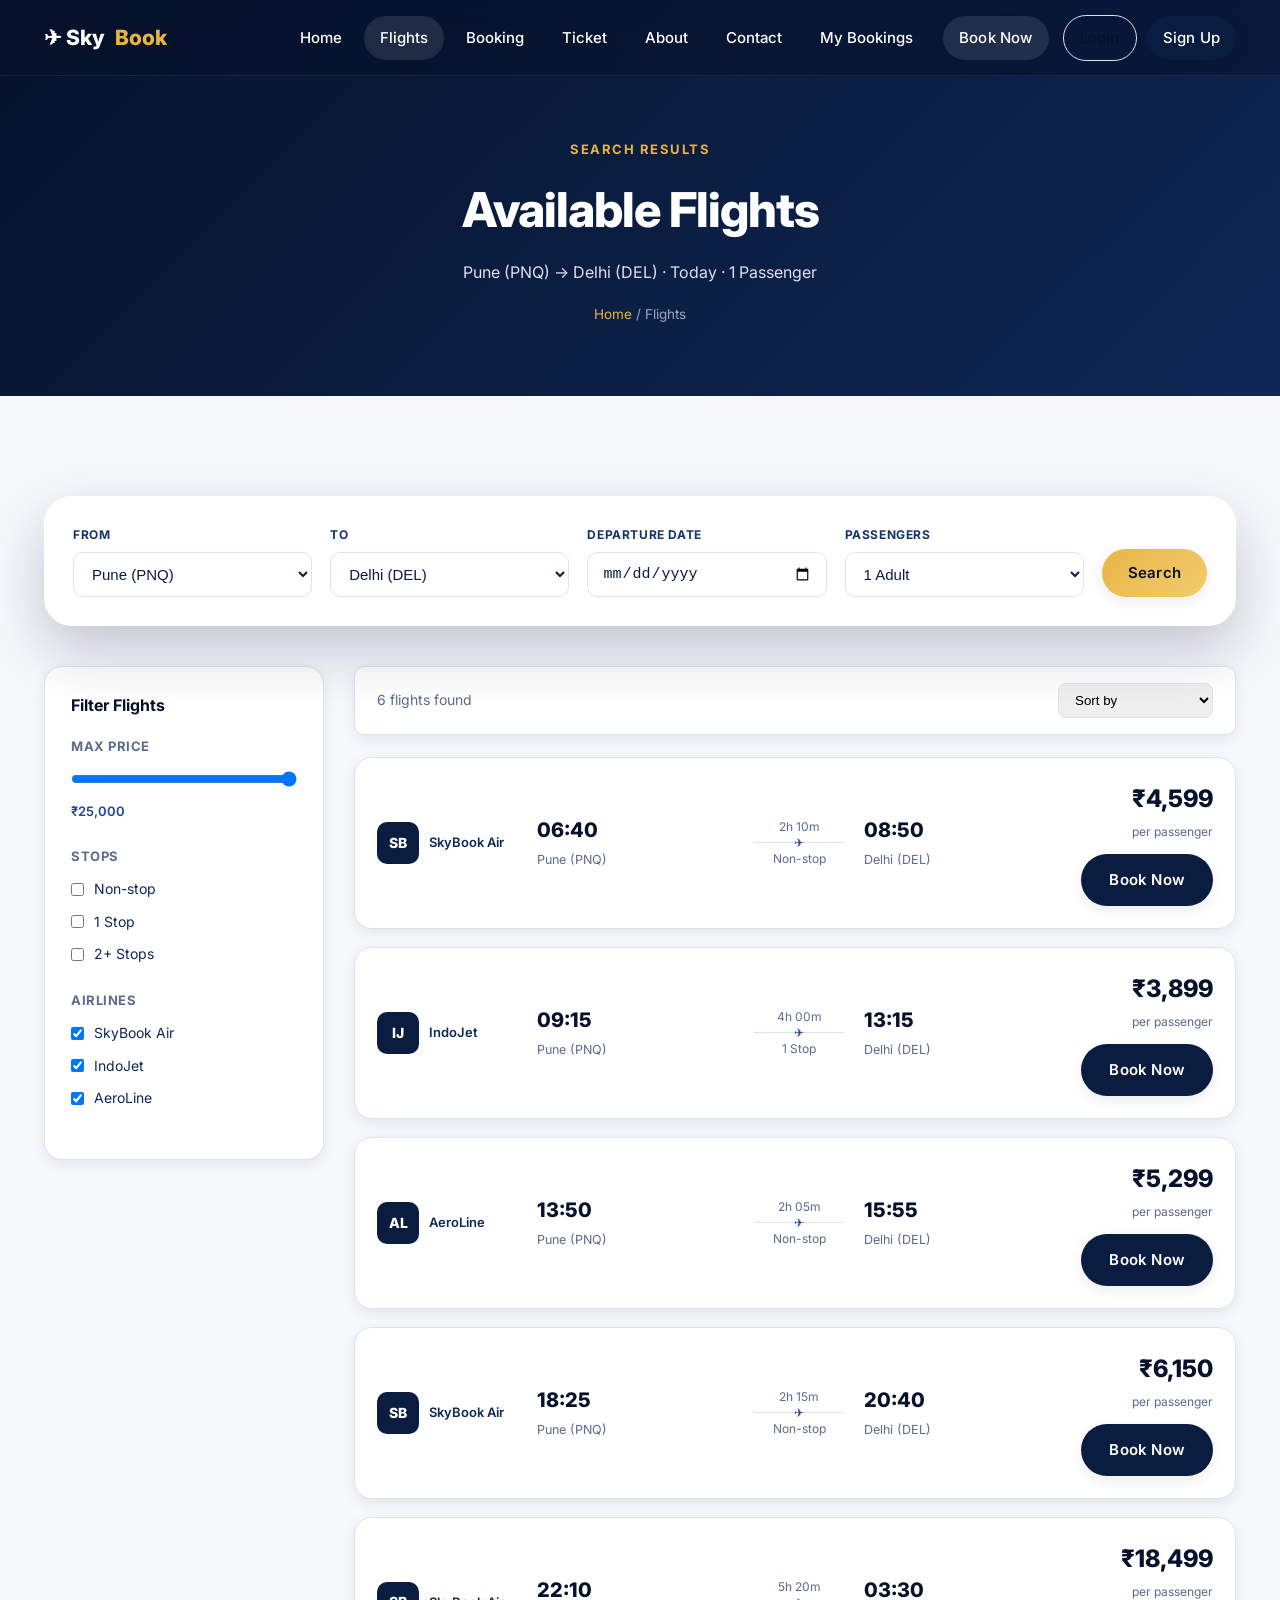
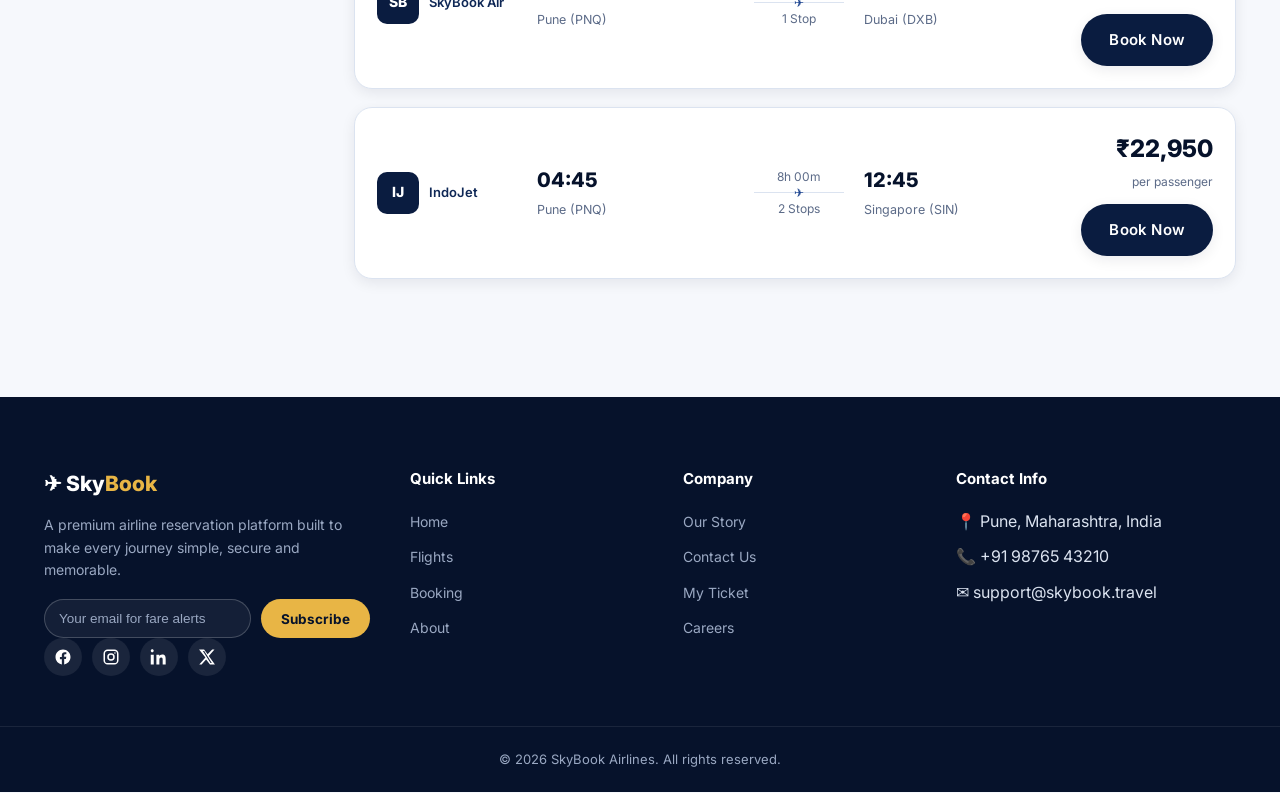
<file: Skybook/SkyBook-backend/src/main/resources/SkyBook/flights.html>
<!DOCTYPE html>
<html lang="en">
<head>
<meta charset="UTF-8">
<meta name="viewport" content="width=device-width, initial-scale=1.0">
<title>Flights | SkyBook — Search & Compare Flights</title>
<meta name="description" content="Search and compare flights with SkyBook. Filter by price and stops, sort by duration, and book your seat instantly.">
<meta name="keywords" content="flight search, compare flights, cheap flights, SkyBook flights">
<meta name="author" content="SkyBook Airlines">
<meta name="geo.placename" content="Pune, Maharashtra, India">
<meta name="geo.region" content="IN-MH">
<meta property="og:title" content="SkyBook Flights — Search & Compare">
<meta property="og:description" content="Find the best flight for your journey with SkyBook's smart search and filters.">
<meta property="og:type" content="website">
<meta name="twitter:card" content="summary_large_image">
<link rel="preconnect" href="https://fonts.googleapis.com">
<link href="https://fonts.googleapis.com/css2?family=Inter:wght@400;500;600;700;800&display=swap" rel="stylesheet">
<link rel="stylesheet" href="css/style.css">
</head>
<body>

<div id="loading-screen"><div class="loader-spinner"></div></div>

<nav class="navbar">
  <div class="nav-inner">
    <a href="index.html" class="brand">✈ Sky<span>Book</span></a>
    <ul class="nav-links" id="nav-links">
      <li><a href="index.html">Home</a></li>
      <li><a href="flights.html">Flights</a></li>
      <li><a href="booking.html">Booking</a></li>
      <li><a href="ticket.html">Ticket</a></li>
      <li><a href="about.html">About</a></li>
      <li><a href="contact.html">Contact</a></li>
      <li><a href="my-bookings.html">My Bookings</a></li>
      <li class="nav-cta"><a href="flights.html" class="btn btn-primary">Book Now</a></li>
      <li class="nav-auth" id="nav-auth"></li>
    </ul>
    <button class="menu-toggle" id="menu-toggle" aria-label="Toggle menu"><span></span><span></span><span></span></button>
  </div>
</nav>

<section class="page-header">
  <div class="container">
    <span class="eyebrow">Search Results</span>
    <h1>Available Flights</h1>
    <p>Pune (PNQ) → Delhi (DEL) · Today · 1 Passenger</p>
    <div class="breadcrumb"><a href="index.html">Home</a> / Flights</div>
  </div>
</section>

<section class="section">
  <div class="container">
    <form class="search-card" id="search-form" style="margin-top:0;">
      <div class="search-field"><label>From</label><select><option>Pune (PNQ)</option><option>Mumbai (BOM)</option></select></div>
      <div class="search-field"><label>To</label><select><option>Delhi (DEL)</option><option>Goa (GOI)</option></select></div>
      <div class="search-field"><label>Departure Date</label><input type="date"></div>
      <div class="search-field"><label>Passengers</label><select><option>1 Adult</option><option>2 Adults</option></select></div>
      <button type="submit" class="btn btn-primary">Search</button>
    </form>

    <div class="flights-layout mt-40">
      <aside class="filter-panel reveal">
        <h3>Filter Flights</h3>
        <div class="filter-group">
          <h4>Max Price</h4>
          <input type="range" id="price-range" min="3000" max="25000" value="25000" step="500" style="width:100%;">
          <div class="range-val" id="price-range-val">₹25,000</div>
        </div>
        <div class="filter-group">
          <h4>Stops</h4>
          <label><input type="checkbox" class="stop-filter" value="0"> Non-stop</label>
          <label><input type="checkbox" class="stop-filter" value="1"> 1 Stop</label>
          <label><input type="checkbox" class="stop-filter" value="2"> 2+ Stops</label>
        </div>
        <div class="filter-group">
          <h4>Airlines</h4>
          <label><input type="checkbox" checked> SkyBook Air</label>
          <label><input type="checkbox" checked> IndoJet</label>
          <label><input type="checkbox" checked> AeroLine</label>
        </div>
      </aside>

      <div class="flights-results">
        <div class="sort-bar reveal">
          <span style="font-size:14px;color:var(--gray-600);">6 flights found</span>
          <select id="sort-select">
            <option value="">Sort by</option>
            <option value="price-asc">Price: Low to High</option>
            <option value="price-desc">Price: High to Low</option>
            <option value="duration">Duration</option>
          </select>
        </div>

        <div id="flight-list">
          <div class="flight-card reveal" data-price="4599" data-stops="0" data-duration="130">
            <div class="airline-tag"><div class="airline-logo">SB</div><span>SkyBook Air</span></div>
            <div class="flight-time"><h4>06:40</h4><span>Pune (PNQ)</span></div>
            <div class="flight-path"><span>2h 10m</span><div class="line"></div><span>Non-stop</span></div>
            <div class="flight-time"><h4>08:50</h4><span>Delhi (DEL)</span></div>
            <div class="flight-price"><h3>₹4,599</h3><span>per passenger</span><br><a href="booking.html" class="btn btn-dark" style="margin-top:10px;">Book Now</a></div>
          </div>

          <div class="flight-card reveal" data-price="3899" data-stops="1" data-duration="240">
            <div class="airline-tag"><div class="airline-logo">IJ</div><span>IndoJet</span></div>
            <div class="flight-time"><h4>09:15</h4><span>Pune (PNQ)</span></div>
            <div class="flight-path"><span>4h 00m</span><div class="line"></div><span>1 Stop</span></div>
            <div class="flight-time"><h4>13:15</h4><span>Delhi (DEL)</span></div>
            <div class="flight-price"><h3>₹3,899</h3><span>per passenger</span><br><a href="booking.html" class="btn btn-dark" style="margin-top:10px;">Book Now</a></div>
          </div>

          <div class="flight-card reveal" data-price="5299" data-stops="0" data-duration="125">
            <div class="airline-tag"><div class="airline-logo">AL</div><span>AeroLine</span></div>
            <div class="flight-time"><h4>13:50</h4><span>Pune (PNQ)</span></div>
            <div class="flight-path"><span>2h 05m</span><div class="line"></div><span>Non-stop</span></div>
            <div class="flight-time"><h4>15:55</h4><span>Delhi (DEL)</span></div>
            <div class="flight-price"><h3>₹5,299</h3><span>per passenger</span><br><a href="booking.html" class="btn btn-dark" style="margin-top:10px;">Book Now</a></div>
          </div>

          <div class="flight-card reveal" data-price="6150" data-stops="0" data-duration="135">
            <div class="airline-tag"><div class="airline-logo">SB</div><span>SkyBook Air</span></div>
            <div class="flight-time"><h4>18:25</h4><span>Pune (PNQ)</span></div>
            <div class="flight-path"><span>2h 15m</span><div class="line"></div><span>Non-stop</span></div>
            <div class="flight-time"><h4>20:40</h4><span>Delhi (DEL)</span></div>
            <div class="flight-price"><h3>₹6,150</h3><span>per passenger</span><br><a href="booking.html" class="btn btn-dark" style="margin-top:10px;">Book Now</a></div>
          </div>

          <div class="flight-card reveal" data-price="18499" data-stops="1" data-duration="320">
            <div class="airline-tag"><div class="airline-logo">SB</div><span>SkyBook Air</span></div>
            <div class="flight-time"><h4>22:10</h4><span>Pune (PNQ)</span></div>
            <div class="flight-path"><span>5h 20m</span><div class="line"></div><span>1 Stop</span></div>
            <div class="flight-time"><h4>03:30</h4><span>Dubai (DXB)</span></div>
            <div class="flight-price"><h3>₹18,499</h3><span>per passenger</span><br><a href="booking.html" class="btn btn-dark" style="margin-top:10px;">Book Now</a></div>
          </div>

          <div class="flight-card reveal" data-price="22950" data-stops="2" data-duration="480">
            <div class="airline-tag"><div class="airline-logo">IJ</div><span>IndoJet</span></div>
            <div class="flight-time"><h4>04:45</h4><span>Pune (PNQ)</span></div>
            <div class="flight-path"><span>8h 00m</span><div class="line"></div><span>2 Stops</span></div>
            <div class="flight-time"><h4>12:45</h4><span>Singapore (SIN)</span></div>
            <div class="flight-price"><h3>₹22,950</h3><span>per passenger</span><br><a href="booking.html" class="btn btn-dark" style="margin-top:10px;">Book Now</a></div>
          </div>
        </div>
      </div>
    </div>
  </div>
</section>

<footer class="footer">
  <div class="container footer-grid">
    <div class="footer-brand">
      <h3>✈ Sky<span>Book</span></h3>
      <p>A premium airline reservation platform built to make every journey simple, secure and memorable.</p>
      <form class="newsletter" id="newsletter-form">
        <input type="email" id="newsletter-email" placeholder="Your email for fare alerts" required>
        <button type="submit">Subscribe</button>
      </form>
      <div class="newsletter-msg" id="newsletter-msg">Subscribed! Watch your inbox for fare drops.</div>
      <div class="social-row">
        <a href="https://www.facebook.com" target="_blank" rel="noopener" aria-label="Facebook"><svg viewBox="0 0 24 24"><path d="M22 12.06C22 6.5 17.52 2 12 2S2 6.5 2 12.06c0 5 3.66 9.15 8.44 9.94v-7.03H7.9v-2.91h2.54V9.41c0-2.51 1.49-3.89 3.78-3.89 1.1 0 2.24.2 2.24.2v2.47h-1.26c-1.24 0-1.63.78-1.63 1.57v1.88h2.78l-.44 2.91h-2.34V22c4.78-.79 8.44-4.94 8.44-9.94z"/></svg></a>
        <a href="https://www.instagram.com" target="_blank" rel="noopener" aria-label="Instagram"><svg viewBox="0 0 24 24"><path d="M7.5 2h9A5.5 5.5 0 0 1 22 7.5v9a5.5 5.5 0 0 1-5.5 5.5h-9A5.5 5.5 0 0 1 2 16.5v-9A5.5 5.5 0 0 1 7.5 2zm0 2A3.5 3.5 0 0 0 4 7.5v9A3.5 3.5 0 0 0 7.5 20h9a3.5 3.5 0 0 0 3.5-3.5v-9A3.5 3.5 0 0 0 16.5 4h-9zm9.75 1.75a1 1 0 1 1 0 2 1 1 0 0 1 0-2zM12 7a5 5 0 1 1 0 10 5 5 0 0 1 0-10zm0 2a3 3 0 1 0 0 6 3 3 0 0 0 0-6z"/></svg></a>
        <a href="https://www.linkedin.com" target="_blank" rel="noopener" aria-label="LinkedIn"><svg viewBox="0 0 24 24"><path d="M4.98 3.5C4.98 4.6 4.1 5.5 3 5.5S1 4.6 1 3.5 1.9 1.5 3 1.5s1.98.9 1.98 2zM1 8.98h4V22H1V8.98zM8.5 8.98h3.8v1.84h.05c.53-1 1.83-2.06 3.77-2.06 4.03 0 4.78 2.65 4.78 6.1V22h-4v-6.1c0-1.46-.03-3.34-2.04-3.34-2.04 0-2.35 1.6-2.35 3.24V22h-4V8.98z"/></svg></a>
        <a href="https://www.x.com" target="_blank" rel="noopener" aria-label="X (Twitter)"><svg viewBox="0 0 24 24"><path d="M18.9 2H22l-7.6 8.7L22.6 22H16l-5.2-6.8L4.8 22H1.7l8.2-9.4L1.4 2h6.7l4.7 6.2L18.9 2zm-2.2 18h1.7L8.3 4H6.5l10.2 16z"/></svg></a>
      </div>
    </div>
    <div><h4>Quick Links</h4><ul><li><a href="index.html">Home</a></li><li><a href="flights.html">Flights</a></li><li><a href="booking.html">Booking</a></li><li><a href="about.html">About</a></li></ul></div>
    <div><h4>Company</h4><ul><li><a href="about.html">Our Story</a></li><li><a href="contact.html">Contact Us</a></li><li><a href="ticket.html">My Ticket</a></li><li><a href="#">Careers</a></li></ul></div>
    <div><h4>Contact Info</h4><ul><li>📍 Pune, Maharashtra, India</li><li>📞 +91 98765 43210</li><li>✉ support@skybook.travel</li></ul></div>
  </div>
  <div class="footer-bottom">© 2026 SkyBook Airlines. All rights reserved.</div>
</footer>

<button id="back-to-top" aria-label="Back to top">↑</button>
<script src="js/script.js"></script>
</body>
</html>
</file>
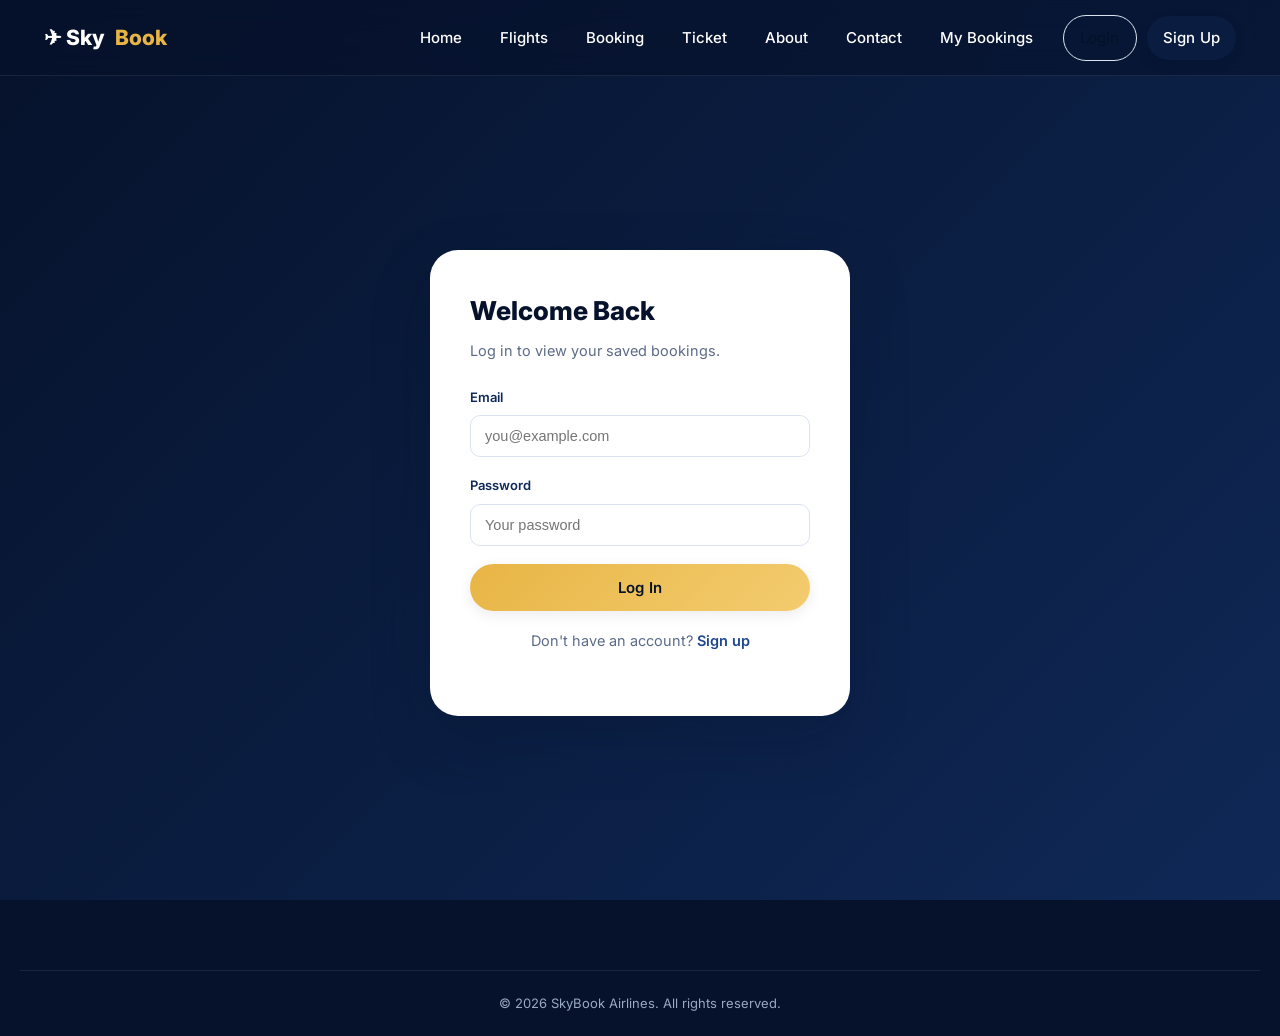
<file: Skybook/SkyBook-backend/src/main/resources/SkyBook/login.html>
<!DOCTYPE html>
<html lang="en">
<head>
<meta charset="UTF-8">
<meta name="viewport" content="width=device-width, initial-scale=1.0">
<title>Log In | SkyBook</title>
<meta name="description" content="Log in to your SkyBook account to view your past bookings.">
<meta name="author" content="SkyBook Airlines">
<meta name="geo.placename" content="Pune, Maharashtra, India">
<link rel="preconnect" href="https://fonts.googleapis.com">
<link href="https://fonts.googleapis.com/css2?family=Inter:wght@400;500;600;700;800&display=swap" rel="stylesheet">
<link rel="stylesheet" href="css/style.css">
</head>
<body>

<div id="loading-screen"><div class="loader-spinner"></div></div>

<nav class="navbar">
  <div class="nav-inner">
    <a href="index.html" class="brand">✈ Sky<span>Book</span></a>
    <ul class="nav-links" id="nav-links">
      <li><a href="index.html">Home</a></li>
      <li><a href="flights.html">Flights</a></li>
      <li><a href="booking.html">Booking</a></li>
      <li><a href="ticket.html">Ticket</a></li>
      <li><a href="about.html">About</a></li>
      <li><a href="contact.html">Contact</a></li>
      <li><a href="my-bookings.html">My Bookings</a></li>
      <li class="nav-auth" id="nav-auth"></li>
    </ul>
    <button class="menu-toggle" id="menu-toggle" aria-label="Toggle menu"><span></span><span></span><span></span></button>
  </div>
</nav>

<section class="auth-section">
  <div class="auth-card reveal">
    <h1>Welcome Back</h1>
    <p>Log in to view your saved bookings.</p>
    <div id="auth-error" class="auth-error"></div>
    <form id="login-form">
      <div class="form-group">
        <label>Email</label>
        <input type="email" id="li-email" placeholder="you@example.com" required>
      </div>
      <div class="form-group">
        <label>Password</label>
        <input type="password" id="li-password" placeholder="Your password" required>
      </div>
      <button type="submit" class="btn btn-primary btn-block">Log In</button>
    </form>
    <p class="auth-switch">Don't have an account? <a href="signup.html">Sign up</a></p>
  </div>
</section>

<footer class="footer">
  <div class="container footer-bottom">© 2026 SkyBook Airlines. All rights reserved.</div>
</footer>

<script src="js/script.js"></script>
</body>
</html>
</file>
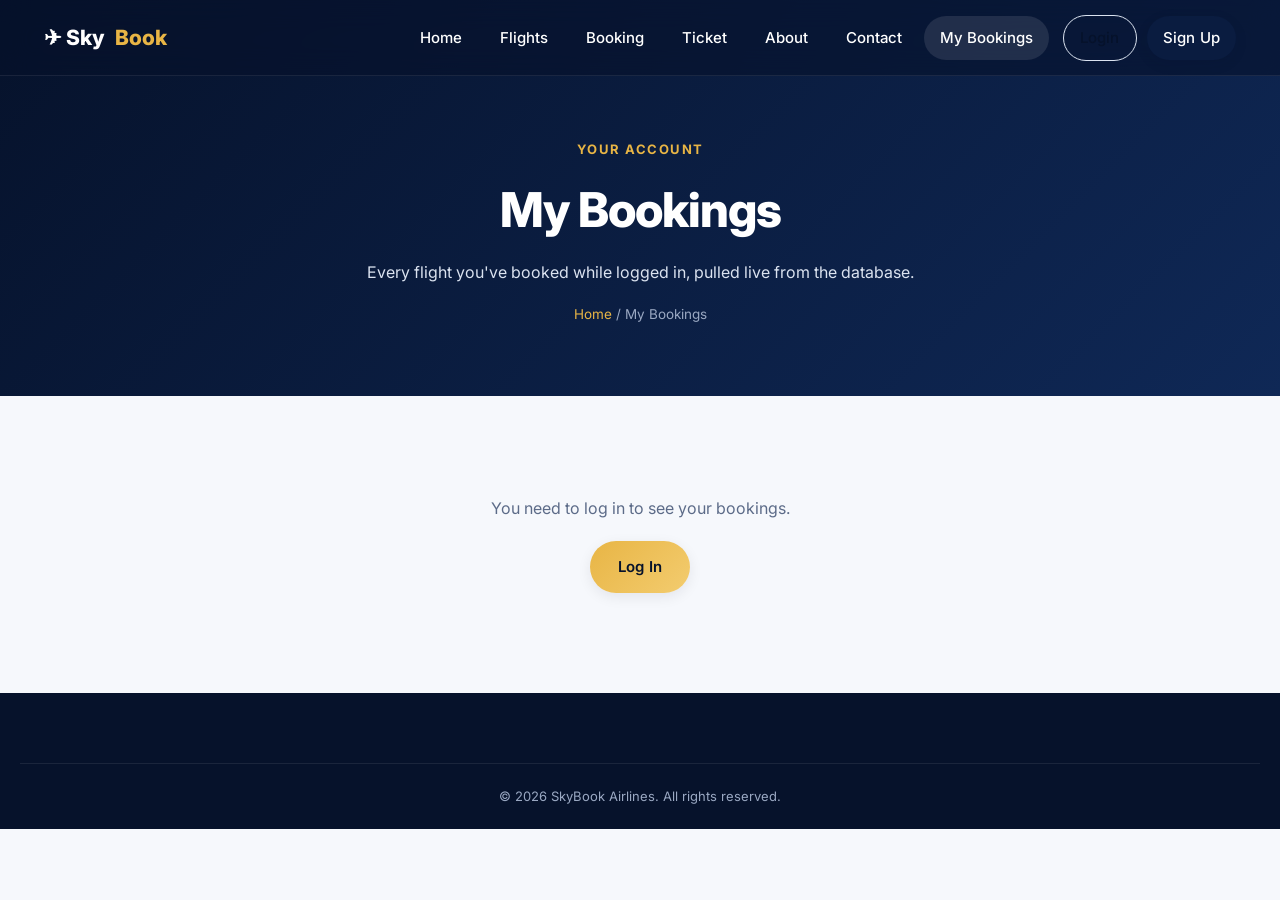
<file: Skybook/SkyBook-backend/src/main/resources/SkyBook/my-bookings.html>
<!DOCTYPE html>
<html lang="en">
<head>
<meta charset="UTF-8">
<meta name="viewport" content="width=device-width, initial-scale=1.0">
<title>My Bookings | SkyBook</title>
<meta name="description" content="View all your past SkyBook flight bookings in one place.">
<meta name="author" content="SkyBook Airlines">
<meta name="geo.placename" content="Pune, Maharashtra, India">
<link rel="preconnect" href="https://fonts.googleapis.com">
<link href="https://fonts.googleapis.com/css2?family=Inter:wght@400;500;600;700;800&display=swap" rel="stylesheet">
<link rel="stylesheet" href="css/style.css">
</head>
<body>

<div id="loading-screen"><div class="loader-spinner"></div></div>

<nav class="navbar">
  <div class="nav-inner">
    <a href="index.html" class="brand">✈ Sky<span>Book</span></a>
    <ul class="nav-links" id="nav-links">
      <li><a href="index.html">Home</a></li>
      <li><a href="flights.html">Flights</a></li>
      <li><a href="booking.html">Booking</a></li>
      <li><a href="ticket.html">Ticket</a></li>
      <li><a href="about.html">About</a></li>
      <li><a href="contact.html">Contact</a></li>
      <li><a href="my-bookings.html">My Bookings</a></li>
      <li class="nav-auth" id="nav-auth"></li>
    </ul>
    <button class="menu-toggle" id="menu-toggle" aria-label="Toggle menu"><span></span><span></span><span></span></button>
  </div>
</nav>

<section class="page-header">
  <div class="container">
    <span class="eyebrow">Your Account</span>
    <h1>My Bookings</h1>
    <p>Every flight you've booked while logged in, pulled live from the database.</p>
    <div class="breadcrumb"><a href="index.html">Home</a> / My Bookings</div>
  </div>
</section>

<section class="section">
  <div class="container">
    <div id="my-bookings-logged-out" style="display:none;text-align:center;">
      <p style="color:var(--gray-600);margin-bottom:20px;">You need to log in to see your bookings.</p>
      <a href="login.html" class="btn btn-primary">Log In</a>
    </div>
    <div id="my-bookings-empty" style="display:none;text-align:center;">
      <p style="color:var(--gray-600);margin-bottom:20px;">You haven't booked any flights yet.</p>
      <a href="flights.html" class="btn btn-primary">Search Flights</a>
    </div>
    <div id="my-bookings-error" style="display:none;text-align:center;">
      <p style="color:var(--gray-600);">Couldn't reach the backend. Please try again in a moment.</p>
    </div>
    <div id="my-bookings-list" class="bookings-grid"></div>
  </div>
</section>

<footer class="footer">
  <div class="container footer-bottom">© 2026 SkyBook Airlines. All rights reserved.</div>
</footer>

<script src="js/script.js"></script>
</body>
</html>
</file>
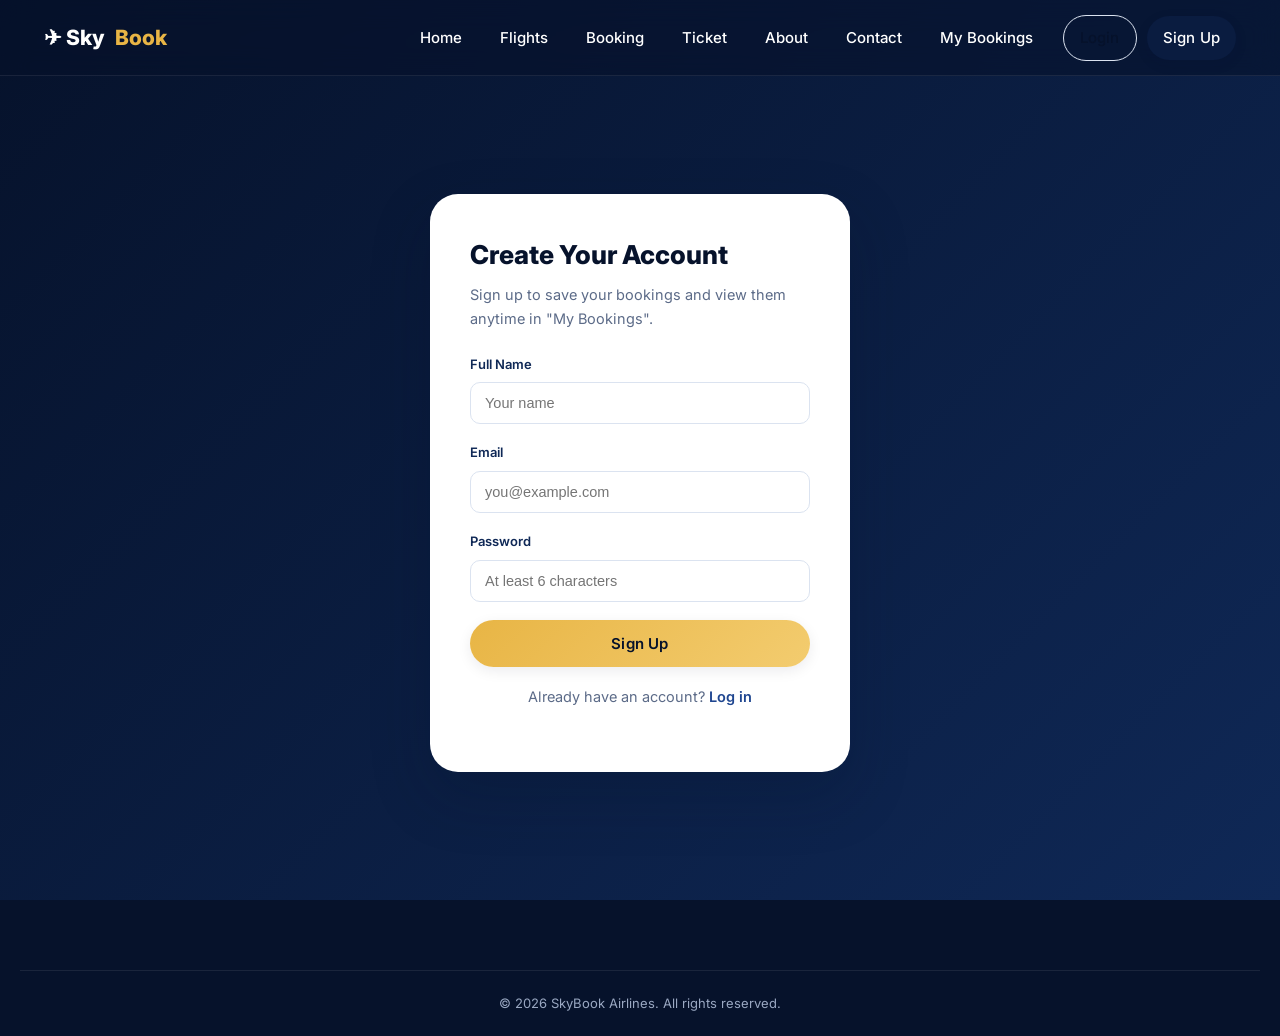
<file: Skybook/SkyBook-backend/src/main/resources/SkyBook/signup.html>
<!DOCTYPE html>
<html lang="en">
<head>
<meta charset="UTF-8">
<meta name="viewport" content="width=device-width, initial-scale=1.0">
<title>Sign Up | SkyBook — Create Your Account</title>
<meta name="description" content="Create a free SkyBook account to save your bookings and view them anytime.">
<meta name="author" content="SkyBook Airlines">
<meta name="geo.placename" content="Pune, Maharashtra, India">
<link rel="preconnect" href="https://fonts.googleapis.com">
<link href="https://fonts.googleapis.com/css2?family=Inter:wght@400;500;600;700;800&display=swap" rel="stylesheet">
<link rel="stylesheet" href="css/style.css">
</head>
<body>

<div id="loading-screen"><div class="loader-spinner"></div></div>

<nav class="navbar">
  <div class="nav-inner">
    <a href="index.html" class="brand">✈ Sky<span>Book</span></a>
    <ul class="nav-links" id="nav-links">
      <li><a href="index.html">Home</a></li>
      <li><a href="flights.html">Flights</a></li>
      <li><a href="booking.html">Booking</a></li>
      <li><a href="ticket.html">Ticket</a></li>
      <li><a href="about.html">About</a></li>
      <li><a href="contact.html">Contact</a></li>
      <li><a href="my-bookings.html">My Bookings</a></li>
      <li class="nav-auth" id="nav-auth"></li>
    </ul>
    <button class="menu-toggle" id="menu-toggle" aria-label="Toggle menu"><span></span><span></span><span></span></button>
  </div>
</nav>

<section class="auth-section">
  <div class="auth-card reveal">
    <h1>Create Your Account</h1>
    <p>Sign up to save your bookings and view them anytime in "My Bookings".</p>
    <div id="auth-error" class="auth-error"></div>
    <form id="signup-form">
      <div class="form-group">
        <label>Full Name</label>
        <input type="text" id="su-name" placeholder="Your name" required>
      </div>
      <div class="form-group">
        <label>Email</label>
        <input type="email" id="su-email" placeholder="you@example.com" required>
      </div>
      <div class="form-group">
        <label>Password</label>
        <input type="password" id="su-password" placeholder="At least 6 characters" required minlength="6">
      </div>
      <button type="submit" class="btn btn-primary btn-block">Sign Up</button>
    </form>
    <p class="auth-switch">Already have an account? <a href="login.html">Log in</a></p>
  </div>
</section>

<footer class="footer">
  <div class="container footer-bottom">© 2026 SkyBook Airlines. All rights reserved.</div>
</footer>

<script src="js/script.js"></script>
</body>
</html>
</file>
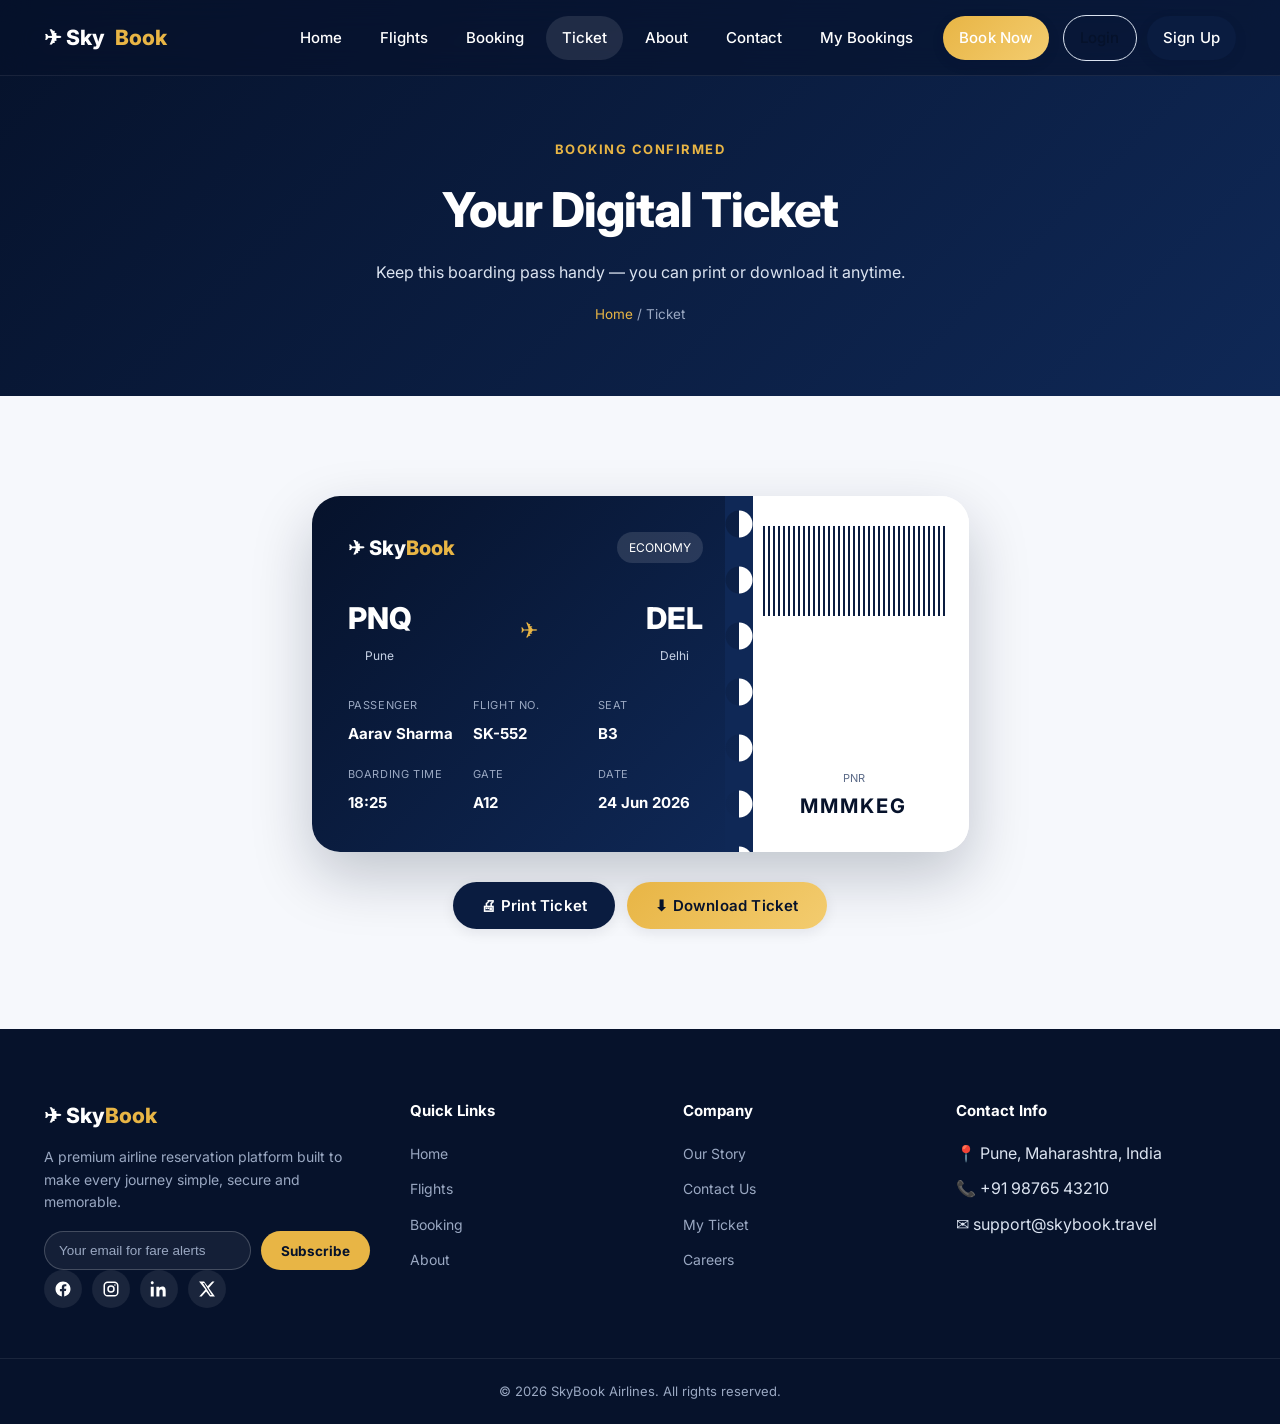
<file: Skybook/SkyBook-backend/src/main/resources/SkyBook/ticket.html>
<!DOCTYPE html>
<html lang="en">
<head>
<meta charset="UTF-8">
<meta name="viewport" content="width=device-width, initial-scale=1.0">
<title>Your Ticket | SkyBook — Digital Boarding Pass</title>
<meta name="description" content="View, download or print your SkyBook digital boarding pass with flight, seat and gate details.">
<meta name="keywords" content="digital ticket, boarding pass, SkyBook ticket, PNR, flight gate">
<meta name="author" content="SkyBook Airlines">
<meta name="geo.placename" content="Pune, Maharashtra, India">
<meta name="geo.region" content="IN-MH">
<meta property="og:title" content="SkyBook — Your Digital Boarding Pass">
<meta property="og:description" content="Access your SkyBook digital ticket anytime, anywhere.">
<meta property="og:type" content="website">
<meta name="twitter:card" content="summary_large_image">
<link rel="preconnect" href="https://fonts.googleapis.com">
<link href="https://fonts.googleapis.com/css2?family=Inter:wght@400;500;600;700;800&display=swap" rel="stylesheet">
<link rel="stylesheet" href="css/style.css">
</head>
<body>

<div id="loading-screen"><div class="loader-spinner"></div></div>

<nav class="navbar">
  <div class="nav-inner">
    <a href="index.html" class="brand">✈ Sky<span>Book</span></a>
    <ul class="nav-links" id="nav-links">
      <li><a href="index.html">Home</a></li>
      <li><a href="flights.html">Flights</a></li>
      <li><a href="booking.html">Booking</a></li>
      <li><a href="ticket.html">Ticket</a></li>
      <li><a href="about.html">About</a></li>
      <li><a href="contact.html">Contact</a></li>
      <li><a href="my-bookings.html">My Bookings</a></li>
      <li class="nav-cta"><a href="flights.html" class="btn btn-primary">Book Now</a></li>
      <li class="nav-auth" id="nav-auth"></li>
    </ul>
    <button class="menu-toggle" id="menu-toggle" aria-label="Toggle menu"><span></span><span></span><span></span></button>
  </div>
</nav>

<section class="page-header">
  <div class="container">
    <span class="eyebrow">Booking Confirmed</span>
    <h1>Your Digital Ticket</h1>
    <p>Keep this boarding pass handy — you can print or download it anytime.</p>
    <div class="breadcrumb"><a href="index.html">Home</a> / Ticket</div>
  </div>
</section>

<section class="section">
  <div class="container ticket-wrap">
    <div id="ticket-data">
      <div class="ticket reveal">
        <div class="ticket-main">
          <div class="ticket-top">
            <div class="ticket-brand">✈ Sky<span>Book</span></div>
            <div class="ticket-class">ECONOMY</div>
          </div>
          <div class="ticket-route">
            <div class="city"><h2>PNQ</h2><span>Pune</span></div>
            <div class="plane-icon">✈</div>
            <div class="city"><h2>DEL</h2><span>Delhi</span></div>
          </div>
          <div class="ticket-grid">
            <div><span>Passenger</span><strong id="t-name">—</strong></div>
            <div><span>Flight No.</span><strong id="t-flight">—</strong></div>
            <div><span>Seat</span><strong id="t-seat">—</strong></div>
            <div><span>Boarding Time</span><strong id="t-boarding">—</strong></div>
            <div><span>Gate</span><strong id="t-gate">—</strong></div>
            <div><span>Date</span><strong>24 Jun 2026</strong></div>
          </div>
        </div>
        <div class="ticket-side">
          <div class="ticket-barcode"></div>
          <div class="ticket-pnr"><span>PNR</span><br><strong id="t-pnr">—</strong></div>
        </div>
      </div>
    </div>
  </div>
  <div class="container text-center">
    <div class="ticket-actions">
      <button id="print-ticket" class="btn btn-dark">🖨 Print Ticket</button>
      <button id="download-ticket" class="btn btn-primary">⬇ Download Ticket</button>
    </div>
  </div>
</section>

<footer class="footer">
  <div class="container footer-grid">
    <div class="footer-brand">
      <h3>✈ Sky<span>Book</span></h3>
      <p>A premium airline reservation platform built to make every journey simple, secure and memorable.</p>
      <form class="newsletter" id="newsletter-form">
        <input type="email" id="newsletter-email" placeholder="Your email for fare alerts" required>
        <button type="submit">Subscribe</button>
      </form>
      <div class="newsletter-msg" id="newsletter-msg">Subscribed! Watch your inbox for fare drops.</div>
      <div class="social-row">
        <a href="https://www.facebook.com" target="_blank" rel="noopener" aria-label="Facebook"><svg viewBox="0 0 24 24"><path d="M22 12.06C22 6.5 17.52 2 12 2S2 6.5 2 12.06c0 5 3.66 9.15 8.44 9.94v-7.03H7.9v-2.91h2.54V9.41c0-2.51 1.49-3.89 3.78-3.89 1.1 0 2.24.2 2.24.2v2.47h-1.26c-1.24 0-1.63.78-1.63 1.57v1.88h2.78l-.44 2.91h-2.34V22c4.78-.79 8.44-4.94 8.44-9.94z"/></svg></a>
        <a href="https://www.instagram.com" target="_blank" rel="noopener" aria-label="Instagram"><svg viewBox="0 0 24 24"><path d="M7.5 2h9A5.5 5.5 0 0 1 22 7.5v9a5.5 5.5 0 0 1-5.5 5.5h-9A5.5 5.5 0 0 1 2 16.5v-9A5.5 5.5 0 0 1 7.5 2zm0 2A3.5 3.5 0 0 0 4 7.5v9A3.5 3.5 0 0 0 7.5 20h9a3.5 3.5 0 0 0 3.5-3.5v-9A3.5 3.5 0 0 0 16.5 4h-9zm9.75 1.75a1 1 0 1 1 0 2 1 1 0 0 1 0-2zM12 7a5 5 0 1 1 0 10 5 5 0 0 1 0-10zm0 2a3 3 0 1 0 0 6 3 3 0 0 0 0-6z"/></svg></a>
        <a href="https://www.linkedin.com" target="_blank" rel="noopener" aria-label="LinkedIn"><svg viewBox="0 0 24 24"><path d="M4.98 3.5C4.98 4.6 4.1 5.5 3 5.5S1 4.6 1 3.5 1.9 1.5 3 1.5s1.98.9 1.98 2zM1 8.98h4V22H1V8.98zM8.5 8.98h3.8v1.84h.05c.53-1 1.83-2.06 3.77-2.06 4.03 0 4.78 2.65 4.78 6.1V22h-4v-6.1c0-1.46-.03-3.34-2.04-3.34-2.04 0-2.35 1.6-2.35 3.24V22h-4V8.98z"/></svg></a>
        <a href="https://www.x.com" target="_blank" rel="noopener" aria-label="X (Twitter)"><svg viewBox="0 0 24 24"><path d="M18.9 2H22l-7.6 8.7L22.6 22H16l-5.2-6.8L4.8 22H1.7l8.2-9.4L1.4 2h6.7l4.7 6.2L18.9 2zm-2.2 18h1.7L8.3 4H6.5l10.2 16z"/></svg></a>
      </div>
    </div>
    <div><h4>Quick Links</h4><ul><li><a href="index.html">Home</a></li><li><a href="flights.html">Flights</a></li><li><a href="booking.html">Booking</a></li><li><a href="about.html">About</a></li></ul></div>
    <div><h4>Company</h4><ul><li><a href="about.html">Our Story</a></li><li><a href="contact.html">Contact Us</a></li><li><a href="ticket.html">My Ticket</a></li><li><a href="#">Careers</a></li></ul></div>
    <div><h4>Contact Info</h4><ul><li>📍 Pune, Maharashtra, India</li><li>📞 +91 98765 43210</li><li>✉ support@skybook.travel</li></ul></div>
  </div>
  <div class="footer-bottom">© 2026 SkyBook Airlines. All rights reserved.</div>
</footer>

<button id="back-to-top" aria-label="Back to top">↑</button>
<script src="js/script.js"></script>
</body>
</html>
</file>
<file: Skybook/SkyBook-backend/src/main/resources/SkyBook/css/style.css>
/* =====================================================
   SkyBook — Airline Reservation System
   Premium Navy + White Theme
===================================================== */

:root{
  --navy-950:#06122b;
  --navy-900:#0a1c40;
  --navy-800:#0f2856;
  --navy-700:#16356e;
  --navy-600:#1f4690;
  --sky-400:#5aa9ff;
  --sky-300:#8cc5ff;
  --gold-400:#e8b545;
  --white:#ffffff;
  --off-white:#f6f8fc;
  --gray-200:#dbe3f0;
  --gray-400:#9aa8c2;
  --gray-600:#5c6b88;
  --shadow-sm:0 4px 14px rgba(6,18,43,0.08);
  --shadow-md:0 12px 32px rgba(6,18,43,0.14);
  --shadow-lg:0 24px 60px rgba(6,18,43,0.22);
  --radius-sm:10px;
  --radius-md:18px;
  --radius-lg:28px;
  --ff-display:'Inter',sans-serif;
  --ff-body:'Inter',sans-serif;
  --container:1240px;
  --nav-h:76px;
}

*{margin:0;padding:0;box-sizing:border-box;}
html{scroll-behavior:smooth;}
body{
  font-family:var(--ff-body);
  color:var(--navy-900);
  background:var(--off-white);
  line-height:1.6;
  overflow-x:hidden;
}
img{max-width:100%;display:block;}
a{text-decoration:none;color:inherit;}
ul{list-style:none;}
button{font-family:inherit;cursor:pointer;border:none;background:none;}
.container{max-width:var(--container);margin:0 auto;padding:0 24px;}

/* ---------- Loading Screen ---------- */
#loading-screen{
  position:fixed;inset:0;z-index:9999;
  background:var(--navy-950);
  display:flex;align-items:center;justify-content:center;
  transition:opacity .6s ease, visibility .6s ease;
}
#loading-screen.hide{opacity:0;visibility:hidden;}
.loader-plane{font-size:42px;animation:loaderFly 1.4s ease-in-out infinite;}
@keyframes loaderFly{
  0%,100%{transform:translateX(-20px) translateY(0) rotate(0deg);}
  50%{transform:translateX(20px) translateY(-10px) rotate(8deg);}
}
.loader-spinner{
  width:54px;height:54px;border-radius:50%;
  border:3px solid rgba(255,255,255,0.15);
  border-top-color:var(--gold-400);
  animation:spin 0.9s linear infinite;
  position:relative;
}
@keyframes spin{to{transform:rotate(360deg);}}

/* ---------- Buttons ---------- */
.btn{
  position:relative;overflow:hidden;
  display:inline-flex;align-items:center;justify-content:center;gap:8px;
  padding:14px 28px;border-radius:999px;
  font-weight:600;font-size:15px;letter-spacing:.2px;
  transition:transform .25s ease, box-shadow .25s ease, background .25s ease;
}
.btn-primary{
  background:linear-gradient(135deg,var(--gold-400),#f3cc6f);
  color:var(--navy-950);
  box-shadow:var(--shadow-sm);
}
.btn-primary:hover{transform:translateY(-3px);box-shadow:var(--shadow-md);}
.btn-outline{
  background:transparent;
  color:var(--white);
  border:1.5px solid rgba(255,255,255,0.55);
}
.btn-outline:hover{background:rgba(255,255,255,0.12);transform:translateY(-3px);}
.btn-dark{background:var(--navy-900);color:var(--white);box-shadow:var(--shadow-sm);}
.btn-dark:hover{background:var(--navy-800);transform:translateY(-3px);box-shadow:var(--shadow-md);}
.btn-block{width:100%;}
.ripple{
  position:absolute;border-radius:50%;
  background:rgba(255,255,255,0.5);
  transform:scale(0);
  animation:rippleAnim .6s linear;
  pointer-events:none;
}
@keyframes rippleAnim{to{transform:scale(4);opacity:0;}}

/* ---------- Navbar ---------- */
.navbar{
  position:fixed;top:0;left:0;width:100%;z-index:1000;
  height:var(--nav-h);
  display:flex;align-items:center;
  background:rgba(6,18,43,0.55);
  backdrop-filter:blur(14px);
  border-bottom:1px solid rgba(255,255,255,0.08);
  transition:background .3s ease, box-shadow .3s ease;
}
.navbar.scrolled{
  background:rgba(6,18,43,0.92);
  box-shadow:0 8px 24px rgba(0,0,0,0.25);
}
.nav-inner{
  width:100%;display:flex;align-items:center;justify-content:space-between;
  max-width:var(--container);margin:0 auto;padding:0 24px;
}
.brand{display:flex;align-items:center;gap:10px;font-weight:800;font-size:21px;color:var(--white);}
.brand span{color:var(--gold-400);}
.nav-links{display:flex;gap:6px;align-items:center;}
.nav-links li a{
  display:block;padding:10px 16px;border-radius:999px;
  color:var(--white);font-weight:500;font-size:15px;
  transition:background .25s, color .25s;
}
.nav-links li a:hover,.nav-links li a.active{background:rgba(255,255,255,0.1);color:var(--white);}
.nav-cta{margin-left:8px;}
.menu-toggle{
  display:none;flex-direction:column;gap:5px;background:none;width:32px;
}
.menu-toggle span{height:2.5px;width:100%;background:var(--white);border-radius:2px;transition:.3s;}
.menu-toggle.active span:nth-child(1){transform:translateY(7px) rotate(45deg);}
.menu-toggle.active span:nth-child(2){opacity:0;}
.menu-toggle.active span:nth-child(3){transform:translateY(-7px) rotate(-45deg);}

@media(max-width:920px){
  .nav-links{
    position:fixed;top:var(--nav-h);left:0;width:100%;
    flex-direction:column;align-items:stretch;
    background:var(--navy-950);padding:14px 20px 24px;
    transform:translateY(-110%);opacity:0;
    transition:transform .35s ease, opacity .35s ease;
    border-bottom:1px solid rgba(255,255,255,.08);
  }
  .nav-links.open{transform:translateY(0);opacity:1;}
  .nav-links li a{padding:14px 16px;}
  .menu-toggle{display:flex;}
  .nav-cta{margin:8px 0 0;}
}

/* ---------- Hero ---------- */
.hero{
  position:relative;min-height:92vh;
  display:flex;align-items:center;
  background:linear-gradient(180deg,var(--navy-950) 0%,var(--navy-900) 55%,var(--navy-800) 100%);
  overflow:visible;padding-top:var(--nav-h);padding-bottom:90px;
}
.hero-bg-mask{position:absolute;inset:0;overflow:hidden;z-index:0;}
.hero::before{
  content:'';position:absolute;inset:0;
  background:url('https://images.unsplash.com/photo-1436491865332-7a61a109cc05?auto=format&fit=crop&w=1600&q=70') center/cover;
  opacity:0.22;mix-blend-mode:luminosity;z-index:0;
}
.hero-grid{
  position:relative;z-index:2;
  display:grid;grid-template-columns:1.1fr 0.9fr;gap:50px;align-items:center;
  width:100%;
}
.hero-content .eyebrow{
  display:inline-flex;align-items:center;gap:8px;
  color:var(--gold-400);font-weight:600;letter-spacing:1.5px;font-size:13px;
  text-transform:uppercase;margin-bottom:18px;
}
.hero-content h1{
  font-size:clamp(38px,5.4vw,64px);font-weight:800;color:var(--white);
  line-height:1.08;letter-spacing:-1px;margin-bottom:18px;
}
.hero-content h1 em{font-style:normal;color:var(--gold-400);}
.hero-content p{color:var(--gray-200);font-size:18px;max-width:520px;margin-bottom:32px;}
.hero-btns{display:flex;gap:16px;flex-wrap:wrap;margin-bottom:40px;}
.hero-stats{display:flex;gap:36px;flex-wrap:wrap;}
.hero-stats .stat-num{font-size:30px;font-weight:800;color:var(--white);}
.hero-stats .stat-label{font-size:13px;color:var(--gray-400);}

.hero-visual{position:relative;height:460px;}
.hero-bg-mask{position:absolute;inset:0;overflow:hidden;z-index:1;pointer-events:none;}
.cloud{
  position:absolute;background:rgba(255,255,255,0.5);border-radius:50px;filter:blur(1px);
  animation:drift 18s linear infinite;
}
.cloud::before,.cloud::after{content:'';position:absolute;background:inherit;border-radius:50%;}
.c1{width:140px;height:42px;top:10%;left:0;}
.c1::before{width:70px;height:70px;top:-35px;left:14px;}
.c1::after{width:50px;height:50px;top:-22px;left:70px;}
.c2{width:100px;height:34px;top:55%;left:60%;animation-duration:24s;}
.c2::before{width:50px;height:50px;top:-24px;left:10px;}
.c3{width:80px;height:28px;top:78%;left:10%;animation-duration:30s;}
@keyframes drift{from{transform:translateX(-30px);}to{transform:translateX(450px);}}

.plane-wrap{position:absolute;inset:0;display:flex;align-items:center;justify-content:center;}
.plane-card{
  width:100%;max-width:420px;aspect-ratio:4/5;border-radius:var(--radius-lg);
  overflow:hidden;box-shadow:var(--shadow-lg);position:relative;
  border:1px solid rgba(255,255,255,0.15);
}
.plane-card img{width:100%;height:100%;object-fit:cover;}
.plane-float{
  position:absolute;font-size:46px;
  filter:drop-shadow(0 10px 16px rgba(0,0,0,.35));
  animation:floatPlane 4s ease-in-out infinite;
  top:-22px;right:-10px;
}
@keyframes floatPlane{0%,100%{transform:translateY(0) rotate(45deg);}50%{transform:translateY(-18px) rotate(45deg);}}

/* ---------- Search Card ---------- */
.search-card{
  position:relative;z-index:5;
  background:rgba(255,255,255,0.96);
  backdrop-filter:blur(16px);
  border:1px solid rgba(255,255,255,0.5);
  border-radius:var(--radius-lg);
  box-shadow:var(--shadow-lg);
  padding:28px;margin-top:-50px;
  display:grid;
  grid-template-columns:repeat(4,minmax(150px,1fr)) auto;
  gap:18px;align-items:end;
}
.search-field{min-width:0;}
.search-field label{display:block;font-size:12px;font-weight:700;color:var(--navy-700);text-transform:uppercase;letter-spacing:.6px;margin-bottom:8px;white-space:nowrap;}
.search-field input,.search-field select{
  width:100%;padding:12px 14px;border-radius:var(--radius-sm);
  border:1.5px solid var(--gray-200);font-size:15px;color:var(--navy-900);background:var(--white);
  transition:border-color .2s;
}
.search-field input:focus,.search-field select:focus{outline:none;border-color:var(--sky-400);}
.search-card .btn{height:48px;padding:0 26px;white-space:nowrap;}
@media(max-width:1080px){.search-card{grid-template-columns:repeat(2,1fr);margin-top:30px;}.search-card .btn{grid-column:1 / -1;width:100%;}}
@media(max-width:560px){.search-card{grid-template-columns:1fr;padding:22px;}}

/* ---------- Sections generic ---------- */
.section{padding:100px 0;}
.section-tight{padding:60px 0;}
.section-head{max-width:680px;margin:0 auto 56px;text-align:center;}
.section-head .eyebrow{
  color:var(--navy-600);font-weight:700;text-transform:uppercase;letter-spacing:1.6px;font-size:13px;
}
.section-head h2{font-size:clamp(28px,3.6vw,42px);font-weight:800;color:var(--navy-950);margin:12px 0 14px;letter-spacing:-.5px;}
.section-head p{color:var(--gray-600);font-size:16.5px;}
.bg-alt{background:var(--white);}

.reveal{opacity:0;transform:translateY(36px);transition:opacity .7s ease, transform .7s ease;}
.reveal.in{opacity:1;transform:translateY(0);}

/* ---------- Stats Strip ---------- */
.stats-strip{
  background:var(--navy-950);padding:56px 0;
  display:grid;grid-template-columns:repeat(3,1fr);text-align:center;
}
.stats-strip .stat-num{font-size:40px;font-weight:800;color:var(--gold-400);}
.stats-strip .stat-label{color:var(--gray-300,#c7d2e6);font-size:14px;margin-top:6px;letter-spacing:.4px;}
@media(max-width:700px){.stats-strip{grid-template-columns:1fr;gap:28px;}}

/* ---------- Destinations ---------- */
.dest-grid{display:grid;grid-template-columns:repeat(3,1fr);gap:26px;}
.dest-card{
  position:relative;border-radius:var(--radius-md);overflow:hidden;height:300px;
  box-shadow:var(--shadow-sm);transition:transform .35s ease, box-shadow .35s ease;
}
.dest-card:hover{transform:translateY(-8px);box-shadow:var(--shadow-lg);}
.dest-card img{width:100%;height:100%;object-fit:cover;transition:transform .6s ease;}
.dest-card:hover img{transform:scale(1.08);}
.dest-overlay{
  position:absolute;left:0;bottom:0;right:0;padding:22px;
  background:linear-gradient(180deg,transparent,rgba(6,18,43,0.92));
  color:var(--white);
}
.dest-overlay h3{font-size:20px;font-weight:700;margin-bottom:4px;}
.dest-overlay p{font-size:13.5px;color:var(--gray-200);}
.dest-price{
  position:absolute;top:16px;right:16px;background:rgba(255,255,255,.92);
  padding:6px 12px;border-radius:999px;font-weight:700;font-size:13px;color:var(--navy-900);
}
@media(max-width:980px){.dest-grid{grid-template-columns:repeat(2,1fr);}}
@media(max-width:600px){.dest-grid{grid-template-columns:1fr;}}

/* ---------- Features ---------- */
.feat-grid{display:grid;grid-template-columns:repeat(3,1fr);gap:24px;}
.feat-card{
  background:var(--white);border-radius:var(--radius-md);padding:32px 26px;
  box-shadow:var(--shadow-sm);transition:transform .3s, box-shadow .3s;border:1px solid var(--gray-200);
}
.feat-card:hover{transform:translateY(-6px);box-shadow:var(--shadow-md);border-color:transparent;}
.feat-icon{
  width:54px;height:54px;border-radius:14px;display:flex;align-items:center;justify-content:center;
  background:linear-gradient(135deg,var(--navy-700),var(--navy-900));color:var(--white);font-size:24px;margin-bottom:18px;
}
.feat-card h3{font-size:18px;font-weight:700;margin-bottom:8px;color:var(--navy-950);}
.feat-card p{color:var(--gray-600);font-size:14.5px;}
@media(max-width:900px){.feat-grid{grid-template-columns:repeat(2,1fr);}}
@media(max-width:560px){.feat-grid{grid-template-columns:1fr;}}

/* ---------- Route Animation ---------- */
.route-panel{
  background:linear-gradient(135deg,var(--navy-900),var(--navy-700));
  border-radius:var(--radius-lg);padding:60px 40px;color:var(--white);position:relative;overflow:hidden;
}
.route-line{
  position:relative;display:flex;align-items:center;justify-content:space-between;margin-top:50px;
}
.route-line::before{
  content:'';position:absolute;left:0;right:0;top:50%;height:2px;
  background:repeating-linear-gradient(90deg,rgba(255,255,255,.5) 0 10px, transparent 10px 20px);
}
.route-point{position:relative;z-index:2;text-align:center;}
.route-point .dot{width:14px;height:14px;border-radius:50%;background:var(--gold-400);margin:0 auto 10px;box-shadow:0 0 0 6px rgba(232,181,69,.18);}
.route-plane{
  position:relative;z-index:2;font-size:30px;
  animation:flyRoute 4s ease-in-out infinite;
}
@keyframes flyRoute{0%,100%{transform:translateX(0) rotate(90deg);}50%{transform:translateX(40px) rotate(90deg);}}
.route-meta{text-align:center;margin-top:30px;color:var(--gray-200);font-size:14px;}

/* ---------- Testimonials ---------- */
.test-grid{display:grid;grid-template-columns:repeat(3,1fr);gap:24px;}
.test-card{
  background:var(--white);border-radius:var(--radius-md);padding:28px;border:1px solid var(--gray-200);
  box-shadow:var(--shadow-sm);transition:transform .3s,box-shadow .3s;
}
.test-card:hover{transform:translateY(-6px);box-shadow:var(--shadow-md);}
.test-stars{color:var(--gold-400);margin-bottom:12px;letter-spacing:2px;}
.test-card p{color:var(--navy-800);font-size:14.5px;margin-bottom:18px;}
.test-person{display:flex;align-items:center;gap:12px;}
.test-person img{width:44px;height:44px;border-radius:50%;object-fit:cover;}
.test-person h4{font-size:14.5px;font-weight:700;}
.test-person span{font-size:12.5px;color:var(--gray-600);}
@media(max-width:980px){.test-grid{grid-template-columns:repeat(2,1fr);}}
@media(max-width:600px){.test-grid{grid-template-columns:1fr;}}

/* ---------- FAQ ---------- */
.faq-list{max-width:760px;margin:0 auto;}
.faq-item{border-bottom:1px solid var(--gray-200);}
.faq-q{
  width:100%;display:flex;justify-content:space-between;align-items:center;
  padding:22px 4px;font-weight:600;font-size:16px;color:var(--navy-950);text-align:left;
}
.faq-q .icon{transition:transform .3s ease;color:var(--navy-600);font-size:20px;}
.faq-item.open .faq-q .icon{transform:rotate(45deg);}
.faq-a{max-height:0;overflow:hidden;transition:max-height .35s ease;}
.faq-a p{padding:0 4px 22px;color:var(--gray-600);font-size:14.5px;}

/* ---------- Footer ---------- */
.footer{background:var(--navy-950);color:var(--gray-200);padding:70px 0 0;}
.footer-grid{display:grid;grid-template-columns:1.4fr 1fr 1fr 1.2fr;gap:40px;padding-bottom:50px;}
.footer-brand h3{color:var(--white);font-size:21px;font-weight:800;margin-bottom:14px;}
.footer-brand h3 span{color:var(--gold-400);}
.footer-brand p{font-size:14px;color:var(--gray-400);margin-bottom:18px;max-width:300px;}
.social-row{display:flex;gap:10px;}
.social-row a{
  width:38px;height:38px;border-radius:50%;background:rgba(255,255,255,0.08);
  display:flex;align-items:center;justify-content:center;transition:background .2s, transform .2s;
}
.social-row a svg{width:18px;height:18px;fill:#fff;}
.social-row a:hover{background:var(--gold-400);transform:translateY(-3px);}
.social-row a:hover svg{fill:var(--navy-950);}
.footer h4{color:var(--white);font-size:15px;margin-bottom:18px;}
.footer ul li{margin-bottom:10px;}
.footer ul li a{color:var(--gray-400);font-size:14px;transition:color .2s;}
.footer ul li a:hover{color:var(--gold-400);}
.footer-bottom{
  border-top:1px solid rgba(255,255,255,.08);padding:22px 0;text-align:center;
  font-size:13px;color:var(--gray-400);
}
@media(max-width:900px){.footer-grid{grid-template-columns:1fr 1fr;}}
@media(max-width:560px){.footer-grid{grid-template-columns:1fr;}}

/* ---------- Back to top ---------- */
#back-to-top{
  position:fixed;bottom:26px;right:26px;width:46px;height:46px;border-radius:50%;
  background:var(--gold-400);color:var(--navy-950);display:flex;align-items:center;justify-content:center;
  font-size:18px;box-shadow:var(--shadow-md);opacity:0;visibility:hidden;transform:translateY(10px);
  transition:opacity .3s,visibility .3s,transform .3s;z-index:900;
}
#back-to-top.show{opacity:1;visibility:visible;transform:translateY(0);}

/* ---------- Page header (sub-pages) ---------- */
.page-header{
  padding:calc(var(--nav-h) + 60px) 0 70px;
  background:linear-gradient(135deg,var(--navy-950),var(--navy-800));
  color:var(--white);text-align:center;
}
.page-header .eyebrow{color:var(--gold-400);font-weight:700;letter-spacing:1.5px;text-transform:uppercase;font-size:13px;}
.page-header h1{font-size:clamp(30px,4.4vw,48px);font-weight:800;margin-top:10px;letter-spacing:-1px;}
.page-header p{color:var(--gray-200);margin-top:12px;max-width:560px;margin-inline:auto;}
.breadcrumb{margin-top:18px;font-size:13.5px;color:var(--gray-400);}
.breadcrumb a{color:var(--gold-400);}

/* ===================== FLIGHTS PAGE ===================== */
.flights-layout{display:grid;grid-template-columns:280px 1fr;gap:30px;align-items:start;}
.filter-panel{
  background:var(--white);border-radius:var(--radius-md);padding:26px;border:1px solid var(--gray-200);
  position:sticky;top:calc(var(--nav-h) + 20px);box-shadow:var(--shadow-sm);
}
.filter-panel h3{font-size:16px;margin-bottom:18px;color:var(--navy-950);}
.filter-group{margin-bottom:24px;}
.filter-group h4{font-size:13px;text-transform:uppercase;color:var(--gray-600);margin-bottom:12px;letter-spacing:.5px;}
.filter-group label{display:flex;align-items:center;gap:10px;font-size:14px;color:var(--navy-800);margin-bottom:10px;cursor:pointer;}
.range-val{font-size:13px;color:var(--navy-600);font-weight:600;margin-top:6px;}
.sort-bar{
  display:flex;justify-content:space-between;align-items:center;background:var(--white);
  padding:16px 22px;border-radius:var(--radius-sm);margin-bottom:22px;border:1px solid var(--gray-200);
  box-shadow:var(--shadow-sm);
}
.sort-bar select{padding:8px 12px;border-radius:8px;border:1.5px solid var(--gray-200);}
.flight-card{
  display:grid;grid-template-columns:140px 1fr auto 1fr auto;gap:20px;align-items:center;
  background:var(--white);border-radius:var(--radius-md);padding:22px;margin-bottom:18px;
  border:1px solid var(--gray-200);box-shadow:var(--shadow-sm);transition:transform .25s,box-shadow .25s;
}
.flight-card:hover{transform:translateY(-4px);box-shadow:var(--shadow-md);}
.airline-tag{display:flex;align-items:center;gap:10px;}
.airline-logo{
  width:42px;height:42px;border-radius:10px;background:var(--navy-900);color:var(--white);
  display:flex;align-items:center;justify-content:center;font-weight:800;font-size:14px;
}
.airline-tag span{font-size:13px;font-weight:600;color:var(--navy-800);}
.flight-time h4{font-size:20px;font-weight:800;color:var(--navy-950);}
.flight-time span{font-size:12.5px;color:var(--gray-600);}
.flight-path{text-align:center;color:var(--gray-600);font-size:12px;}
.flight-path .line{width:90px;height:1px;background:var(--gray-200);position:relative;margin:6px auto;}
.flight-path .line::after{content:'✈';position:absolute;left:50%;top:-9px;transform:translateX(-50%);color:var(--navy-600);font-size:12px;}
.flight-price{text-align:right;}
.flight-price h3{font-size:24px;font-weight:800;color:var(--navy-950);}
.flight-price span{font-size:12px;color:var(--gray-600);}
@media(max-width:1000px){.flights-layout{grid-template-columns:1fr;}.filter-panel{position:static;}}
@media(max-width:760px){.flight-card{grid-template-columns:1fr;text-align:left;}.flight-price{text-align:left;}}

/* ===================== BOOKING PAGE ===================== */
.booking-layout{display:grid;grid-template-columns:1.3fr 1fr;gap:36px;align-items:start;}
.seat-map-card{background:var(--white);border-radius:var(--radius-md);padding:32px;border:1px solid var(--gray-200);box-shadow:var(--shadow-sm);}
.cabin-label{text-align:center;color:var(--gray-600);font-size:13px;margin-bottom:24px;letter-spacing:.6px;text-transform:uppercase;}
.seat-grid{display:grid;gap:14px;justify-content:center;}
.seat-row{display:grid;grid-template-columns:repeat(4,46px);gap:12px;justify-content:center;}
.seat{
  width:46px;height:46px;border-radius:10px;background:var(--gray-200);color:var(--navy-800);
  display:flex;align-items:center;justify-content:center;font-size:12.5px;font-weight:700;
  cursor:pointer;transition:transform .2s, background .2s, color .2s;
}
.seat:hover:not(.occupied){transform:translateY(-3px);background:var(--sky-300);}
.seat.selected{background:#2ecc71;color:var(--white);}
.seat.occupied{background:#cfd6e3;color:#9aa8c2;cursor:not-allowed;}
.seat-legend{display:flex;gap:22px;justify-content:center;margin-top:26px;flex-wrap:wrap;}
.legend-item{display:flex;align-items:center;gap:8px;font-size:13px;color:var(--gray-600);}
.legend-box{width:18px;height:18px;border-radius:5px;}
.legend-box.available{background:var(--gray-200);}
.legend-box.selected{background:#2ecc71;}
.legend-box.occupied{background:#cfd6e3;}

.passenger-form,.summary-card{
  background:var(--white);border-radius:var(--radius-md);padding:30px;border:1px solid var(--gray-200);
  box-shadow:var(--shadow-sm);margin-bottom:24px;
}
.passenger-form h3,.summary-card h3{font-size:18px;margin-bottom:20px;color:var(--navy-950);}
.form-row{display:grid;grid-template-columns:1fr 1fr;gap:16px;}
.form-group{margin-bottom:18px;}
.form-group label{display:block;font-size:13px;font-weight:600;color:var(--navy-800);margin-bottom:8px;}
.form-group input,.form-group select,.form-group textarea{
  width:100%;padding:12px 14px;border-radius:var(--radius-sm);border:1.5px solid var(--gray-200);
  font-size:14.5px;transition:border-color .2s;
}
.form-group input:focus,.form-group select:focus,.form-group textarea:focus{outline:none;border-color:var(--sky-400);}
.form-error{color:#e0445b;font-size:12.5px;margin-top:6px;display:none;}
.form-group.error input,.form-group.error textarea{border-color:#e0445b;}
.form-group.error .form-error{display:block;}
.summary-row{display:flex;justify-content:space-between;padding:10px 0;font-size:14.5px;color:var(--gray-600);border-bottom:1px dashed var(--gray-200);}
.summary-row strong{color:var(--navy-950);}
.summary-total{display:flex;justify-content:space-between;padding-top:16px;font-size:18px;font-weight:800;color:var(--navy-950);}
@media(max-width:980px){.booking-layout{grid-template-columns:1fr;}}
@media(max-width:560px){.seat-row{grid-template-columns:repeat(4,38px);}.seat{width:38px;height:38px;font-size:11px;}.form-row{grid-template-columns:1fr;}}

/* ===================== TICKET PAGE ===================== */
.ticket-wrap{display:flex;justify-content:center;}
.ticket{
  width:100%;max-width:760px;background:var(--white);border-radius:var(--radius-lg);
  box-shadow:var(--shadow-lg);overflow:hidden;display:grid;grid-template-columns:1fr 230px;
}
.ticket-main{padding:36px;background:linear-gradient(135deg,var(--navy-950),var(--navy-800));color:var(--white);position:relative;}
.ticket-main::after{
  content:'';position:absolute;right:-14px;top:0;bottom:0;width:28px;
  background-image:radial-gradient(circle 14px, transparent 13px, var(--navy-800) 14px);
  background-size:28px 56px;background-repeat:repeat-y;
}
.ticket-top{display:flex;justify-content:space-between;align-items:flex-start;margin-bottom:30px;}
.ticket-brand{font-weight:800;font-size:20px;}
.ticket-brand span{color:var(--gold-400);}
.ticket-class{font-size:12px;background:rgba(255,255,255,.12);padding:6px 12px;border-radius:999px;}
.ticket-route{display:flex;align-items:center;justify-content:space-between;margin-bottom:30px;}
.ticket-route .city{text-align:center;}
.ticket-route .city h2{font-size:30px;font-weight:800;}
.ticket-route .city span{font-size:12px;color:var(--gray-300,#c7d2e6);}
.ticket-route .plane-icon{font-size:22px;color:var(--gold-400);}
.ticket-grid{display:grid;grid-template-columns:repeat(3,1fr);gap:20px;}
.ticket-grid div span{display:block;font-size:11px;text-transform:uppercase;color:var(--gray-400);letter-spacing:.6px;margin-bottom:6px;}
.ticket-grid div strong{font-size:15px;font-weight:700;}
.ticket-side{
  background:var(--white);padding:30px 24px;display:flex;flex-direction:column;align-items:center;justify-content:space-between;
}
.ticket-barcode{width:100%;height:90px;background:repeating-linear-gradient(90deg,#0a1c40 0 2px,transparent 2px 5px);margin-bottom:14px;}
.ticket-pnr{text-align:center;}
.ticket-pnr span{font-size:11px;color:var(--gray-600);text-transform:uppercase;}
.ticket-pnr strong{font-size:20px;letter-spacing:2px;color:var(--navy-950);}
.ticket-actions{display:flex;gap:12px;justify-content:center;margin-top:30px;flex-wrap:wrap;}
@media(max-width:700px){.ticket{grid-template-columns:1fr;}.ticket-main::after{display:none;}}

/* ===================== ABOUT PAGE ===================== */
.values-grid{display:grid;grid-template-columns:repeat(4,1fr);gap:22px;}
.value-card{background:var(--white);border-radius:var(--radius-md);padding:26px;text-align:center;border:1px solid var(--gray-200);box-shadow:var(--shadow-sm);transition:transform .3s;}
.value-card:hover{transform:translateY(-6px);}
.value-card .feat-icon{margin:0 auto 14px;}
@media(max-width:900px){.values-grid{grid-template-columns:repeat(2,1fr);}}
@media(max-width:560px){.values-grid{grid-template-columns:1fr;}}

.timeline{max-width:760px;margin:0 auto;position:relative;padding-left:30px;border-left:2px solid var(--gray-200);}
.timeline-item{position:relative;padding-bottom:40px;}
.timeline-item::before{content:'';position:absolute;left:-39px;top:2px;width:16px;height:16px;border-radius:50%;background:var(--gold-400);border:3px solid var(--white);box-shadow:0 0 0 2px var(--gray-200);}
.timeline-item h4{color:var(--navy-600);font-size:13px;font-weight:700;letter-spacing:.5px;margin-bottom:6px;}
.timeline-item h3{font-size:19px;font-weight:700;color:var(--navy-950);margin-bottom:8px;}
.timeline-item p{color:var(--gray-600);font-size:14.5px;}

.team-grid{display:grid;grid-template-columns:repeat(4,1fr);gap:24px;}
.team-card{background:var(--white);border-radius:var(--radius-md);overflow:hidden;border:1px solid var(--gray-200);box-shadow:var(--shadow-sm);transition:transform .3s;}
.team-card:hover{transform:translateY(-6px);}
.team-card img{width:100%;height:220px;object-fit:cover;}
.team-info{padding:18px;text-align:center;}
.team-info h4{font-size:15.5px;font-weight:700;color:var(--navy-950);}
.team-info span{font-size:13px;color:var(--gray-600);}
@media(max-width:900px){.team-grid{grid-template-columns:repeat(2,1fr);}}
@media(max-width:560px){.team-grid{grid-template-columns:1fr;}}

/* ===================== CONTACT PAGE ===================== */
.contact-layout{display:grid;grid-template-columns:1fr 1fr;gap:36px;}
.contact-cards{display:grid;gap:18px;margin-bottom:24px;}
.contact-card{background:var(--white);border-radius:var(--radius-md);padding:22px;border:1px solid var(--gray-200);box-shadow:var(--shadow-sm);display:flex;gap:16px;align-items:flex-start;}
.contact-card .feat-icon{flex:none;}
.contact-card h4{font-size:15.5px;margin-bottom:4px;color:var(--navy-950);}
.contact-card p{font-size:14px;color:var(--gray-600);}
.map-frame{border-radius:var(--radius-md);overflow:hidden;border:1px solid var(--gray-200);box-shadow:var(--shadow-sm);height:260px;}
.map-frame iframe{width:100%;height:100%;border:0;}
.contact-form-card{background:var(--white);border-radius:var(--radius-md);padding:32px;border:1px solid var(--gray-200);box-shadow:var(--shadow-sm);}
@media(max-width:900px){.contact-layout{grid-template-columns:1fr;}}

/* ---------- Misc ---------- */
.text-center{text-align:center;}
.mt-40{margin-top:40px;}

/* ---------- Auth Pages (Login / Signup) ---------- */
.auth-section{
  min-height:100vh;display:flex;align-items:center;justify-content:center;
  padding:calc(var(--nav-h) + 50px) 20px 60px;
  background:linear-gradient(135deg,var(--navy-950),var(--navy-800));
}
.auth-card{
  background:var(--white);border-radius:var(--radius-lg);padding:40px;max-width:420px;width:100%;
  box-shadow:var(--shadow-lg);
}
.auth-card h1{font-size:26px;font-weight:800;color:var(--navy-950);margin-bottom:8px;}
.auth-card p{color:var(--gray-600);font-size:14.5px;margin-bottom:24px;}
.auth-card .form-group{margin-bottom:18px;}
.auth-card .form-group label{display:block;font-size:13px;font-weight:600;color:var(--navy-800);margin-bottom:8px;}
.auth-card .form-group input{
  width:100%;padding:12px 14px;border-radius:var(--radius-sm);border:1.5px solid var(--gray-200);font-size:14.5px;
}
.auth-card .form-group input:focus{outline:none;border-color:var(--sky-400);}
.auth-switch{text-align:center;margin-top:18px;font-size:14px;color:var(--gray-600);}
.auth-switch a{color:var(--navy-600);font-weight:600;}
.auth-error{
  display:none;background:#fdecec;color:#c0392b;padding:10px 14px;border-radius:8px;font-size:13.5px;margin-bottom:16px;
}
.auth-error.show{display:block;}

/* ---------- Nav Auth Area ---------- */
.nav-auth{display:flex;align-items:center;gap:10px;margin-left:8px;}
.nav-auth a, .nav-auth button{
  padding:9px 18px;border-radius:999px;font-size:14px;font-weight:600;
}
.nav-user-name{color:var(--gold-400);font-weight:700;font-size:14px;padding:9px 4px;}
.nav-logout-btn{background:rgba(255,255,255,.1);color:var(--white);}
.nav-logout-btn:hover{background:rgba(255,255,255,.18);}

/* ---------- My Bookings Grid ---------- */
.bookings-grid{display:grid;grid-template-columns:repeat(2,1fr);gap:22px;}
.booking-card{
  background:var(--white);border-radius:var(--radius-md);padding:24px;border:1px solid var(--gray-200);
  box-shadow:var(--shadow-sm);transition:transform .25s,box-shadow .25s;
}
.booking-card:hover{transform:translateY(-4px);box-shadow:var(--shadow-md);}
.booking-card .bc-top{display:flex;justify-content:space-between;align-items:center;margin-bottom:14px;}
.booking-card .bc-route{font-size:18px;font-weight:800;color:var(--navy-950);}
.booking-card .bc-pnr{font-size:12px;background:var(--navy-950);color:var(--gold-400);padding:4px 10px;border-radius:999px;font-weight:700;letter-spacing:1px;}
.booking-card .bc-row{display:flex;justify-content:space-between;font-size:13.5px;color:var(--gray-600);padding:6px 0;border-bottom:1px dashed var(--gray-200);}
.booking-card .bc-row strong{color:var(--navy-900);}
@media(max-width:760px){.bookings-grid{grid-template-columns:1fr;}}

/* ---------- Flight Status Tracker (new feature) ---------- */
.status-panel{
  background:linear-gradient(135deg,var(--navy-900),var(--navy-700));
  border-radius:var(--radius-lg);padding:50px 40px;color:var(--white);
  display:grid;grid-template-columns:1fr 1fr;gap:30px;align-items:center;position:relative;overflow:hidden;
}
.status-info .eyebrow{color:var(--gold-400);}
.status-info h2{color:var(--white);margin:10px 0 10px;}
.status-info p{color:var(--gray-200);}
.status-form{display:flex;gap:12px;flex-wrap:wrap;}
.status-form input{
  flex:1;min-width:180px;padding:14px 16px;border-radius:var(--radius-sm);border:1.5px solid rgba(255,255,255,.25);
  background:rgba(255,255,255,.08);color:var(--white);font-size:15px;text-transform:uppercase;letter-spacing:1px;
}
.status-form input::placeholder{color:var(--gray-400);text-transform:none;letter-spacing:0;}
.status-form input:focus{outline:none;border-color:var(--gold-400);}
.status-result{grid-column:1 / -1;margin-top:10px;}
.status-card{
  background:rgba(255,255,255,.08);border:1px solid rgba(255,255,255,.18);border-radius:var(--radius-sm);
  padding:18px 22px;display:flex;justify-content:space-between;flex-wrap:wrap;gap:14px;
}
.status-card div{font-size:13px;color:var(--gray-300,#c7d2e6);}
.status-card div strong{display:block;font-size:16px;color:var(--white);margin-top:4px;}
.status-error{color:#ff9b9b;font-size:14px;}
@media(max-width:800px){.status-panel{grid-template-columns:1fr;}}

/* ---------- Newsletter Signup ---------- */
.newsletter{display:flex;gap:10px;margin-top:14px;flex-wrap:wrap;}
.newsletter input{
  flex:1;min-width:160px;padding:11px 14px;border-radius:999px;border:1px solid rgba(255,255,255,.2);
  background:rgba(255,255,255,.06);color:var(--white);font-size:13.5px;
}
.newsletter input::placeholder{color:var(--gray-400);}
.newsletter input:focus{outline:none;border-color:var(--gold-400);}
.newsletter button{
  padding:11px 20px;border-radius:999px;background:var(--gold-400);color:var(--navy-950);font-weight:700;font-size:13.5px;
}
.newsletter-msg{font-size:12.5px;color:var(--gold-400);margin-top:8px;display:none;}

/* ---------- Print Styles (Ticket Page) ---------- */
@media print{
  body *{visibility:hidden;}
  .ticket-wrap, .ticket-wrap *{visibility:visible;}
  .ticket-wrap{position:absolute;top:0;left:0;width:100%;margin:0;padding:0;}
  .navbar, .footer, .page-header, .ticket-actions, #back-to-top, #loading-screen{display:none !important;}
  .ticket{box-shadow:none;border:1px solid #ccc;}
}
</file>
